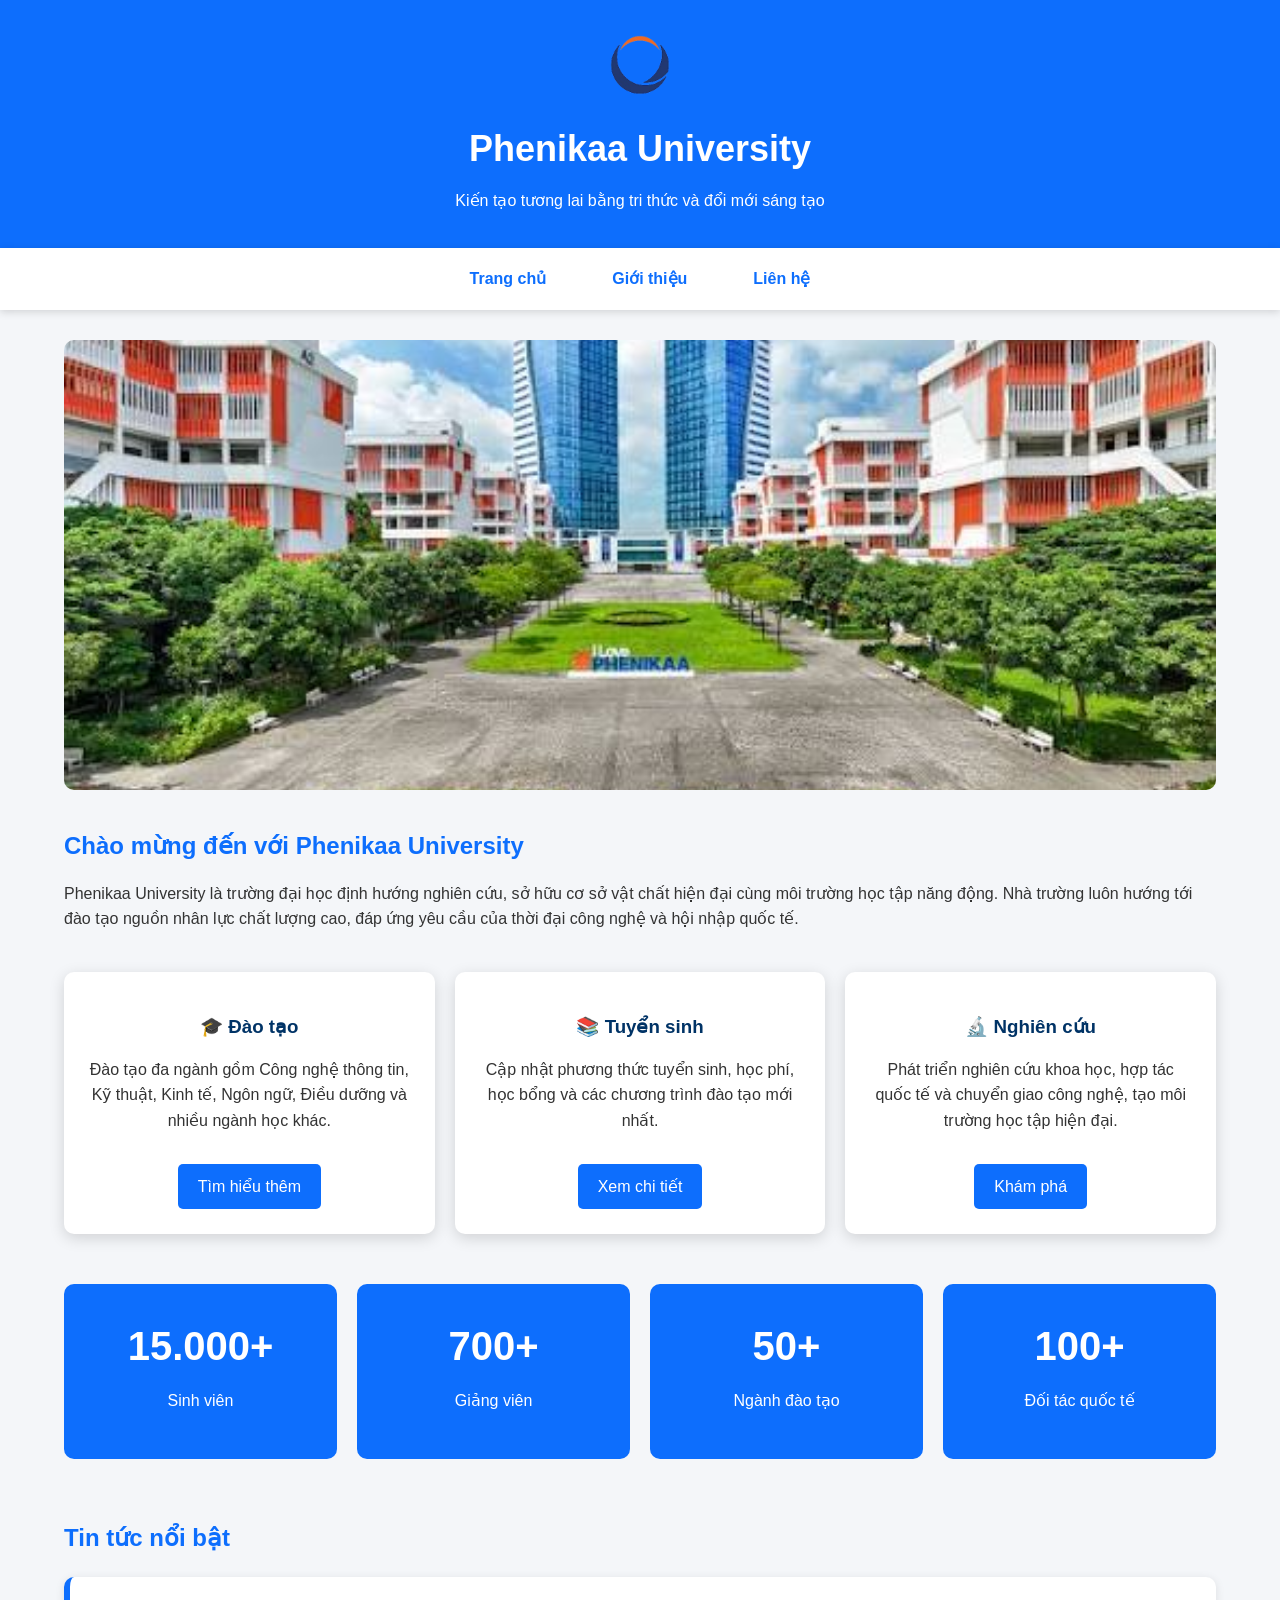
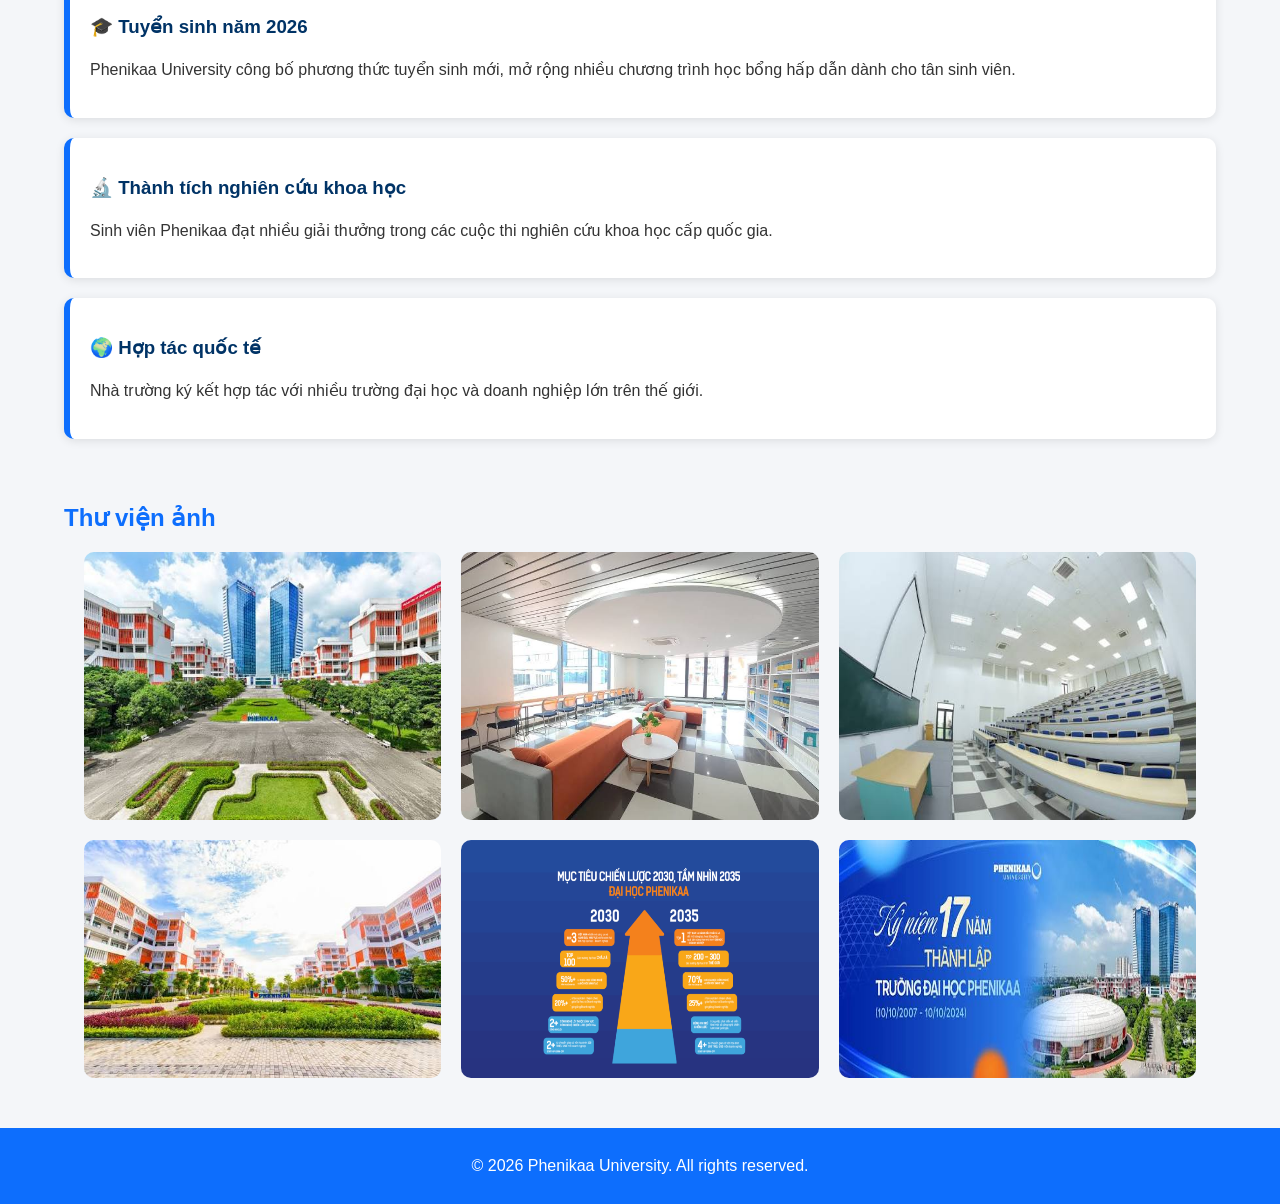
<file: index.html>
<!DOCTYPE html>
<html lang="vi">

<head>
    <meta charset="UTF-8">
    <meta name="viewport" content="width=device-width, initial-scale=1.0">
    <title>Phenikaa University</title>
    <link rel="stylesheet" href="style.css">
</head>

<body>

    
    <header>
        <img src="images/logo.png" alt="Logo Phenikaa">
        <h1>Phenikaa University</h1>
        <p>Kiến tạo tương lai bằng tri thức và đổi mới sáng tạo</p>
    </header>

  
    <nav>
        <ul>
            <li><a href="index.html">Trang chủ</a></li>
            <li><a href="about.html">Giới thiệu</a></li>
            <li><a href="contact.html">Liên hệ</a></li>
        </ul>
    </nav>

  
    <main>

        <section class="banner">
            <img src="images/campus.jpg" alt="Phenikaa University">
        </section>

        <section class="welcome">

            <h2>Chào mừng đến với Phenikaa University</h2>

            <p>
                Phenikaa University là trường đại học định hướng nghiên cứu,
                sở hữu cơ sở vật chất hiện đại cùng môi trường học tập năng động.
                Nhà trường luôn hướng tới đào tạo nguồn nhân lực chất lượng cao,
                đáp ứng yêu cầu của thời đại công nghệ và hội nhập quốc tế.
            </p>

        </section>

        <!-- Card -->
        <section class="cards">

            <div class="card">
                <h3>🎓 Đào tạo</h3>

                <p>
                    Đào tạo đa ngành gồm Công nghệ thông tin,
                    Kỹ thuật, Kinh tế, Ngôn ngữ,
                    Điều dưỡng và nhiều ngành học khác.
                </p>

                <a href="about.html">Tìm hiểu thêm</a>

            </div>

            <div class="card">

                <h3>📚 Tuyển sinh</h3>

                <p>
                    Cập nhật phương thức tuyển sinh,
                    học phí,
                    học bổng và các chương trình đào tạo mới nhất.
                </p>

                <a href="contact.html">Xem chi tiết</a>

            </div>

            <div class="card">

                <h3>🔬 Nghiên cứu</h3>

                <p>
                    Phát triển nghiên cứu khoa học,
                    hợp tác quốc tế và chuyển giao công nghệ,
                    tạo môi trường học tập hiện đại.
                </p>

                <a href="about.html">Khám phá</a>

            </div>

        </section>


        <section class="stats">

            <div class="stat-box">

                <h2>15.000+</h2>

                <p>Sinh viên</p>

            </div>

            <div class="stat-box">

                <h2>700+</h2>

                <p>Giảng viên</p>

            </div>

            <div class="stat-box">

                <h2>50+</h2>

                <p>Ngành đào tạo</p>

            </div>

            <div class="stat-box">

                <h2>100+</h2>

                <p>Đối tác quốc tế</p>

            </div>

        </section>

   

        <section class="news">

            <h2>Tin tức nổi bật</h2>

            <div class="news-box">

                <h3>🎓 Tuyển sinh năm 2026</h3>

                <p>
                    Phenikaa University công bố phương thức tuyển sinh mới,
                    mở rộng nhiều chương trình học bổng hấp dẫn dành cho tân sinh viên.
                </p>

            </div>

            <div class="news-box">

                <h3>🔬 Thành tích nghiên cứu khoa học</h3>

                <p>
                    Sinh viên Phenikaa đạt nhiều giải thưởng
                    trong các cuộc thi nghiên cứu khoa học cấp quốc gia.
                </p>

            </div>

            <div class="news-box">

                <h3>🌍 Hợp tác quốc tế</h3>

                <p>
                    Nhà trường ký kết hợp tác với nhiều trường đại học
                    và doanh nghiệp lớn trên thế giới.
                </p>

            </div>

        </section>

     

        <section class="gallery">

            <h2>Thư viện ảnh</h2>

            <div class="gallery-grid">

                <img src="images/campus.jpg" alt="Phenikaa">

                <img src="images/campus2.jpg" alt="Phenikaa">

                <img src="images/campus3.jpg" alt="Phenikaa">

                <img src="images/campus4.jpg" alt="Phenikaa">

                <img src="images/campus5.jpg" alt="Phenikaa">

                <img src="images/campus6.jpg" alt="Phenikaa">

            </div>

        </section>

    </main>

  

    <footer>

        <p>© 2026 Phenikaa University. All rights reserved.</p>

    </footer>

</body>

</html>
</file>
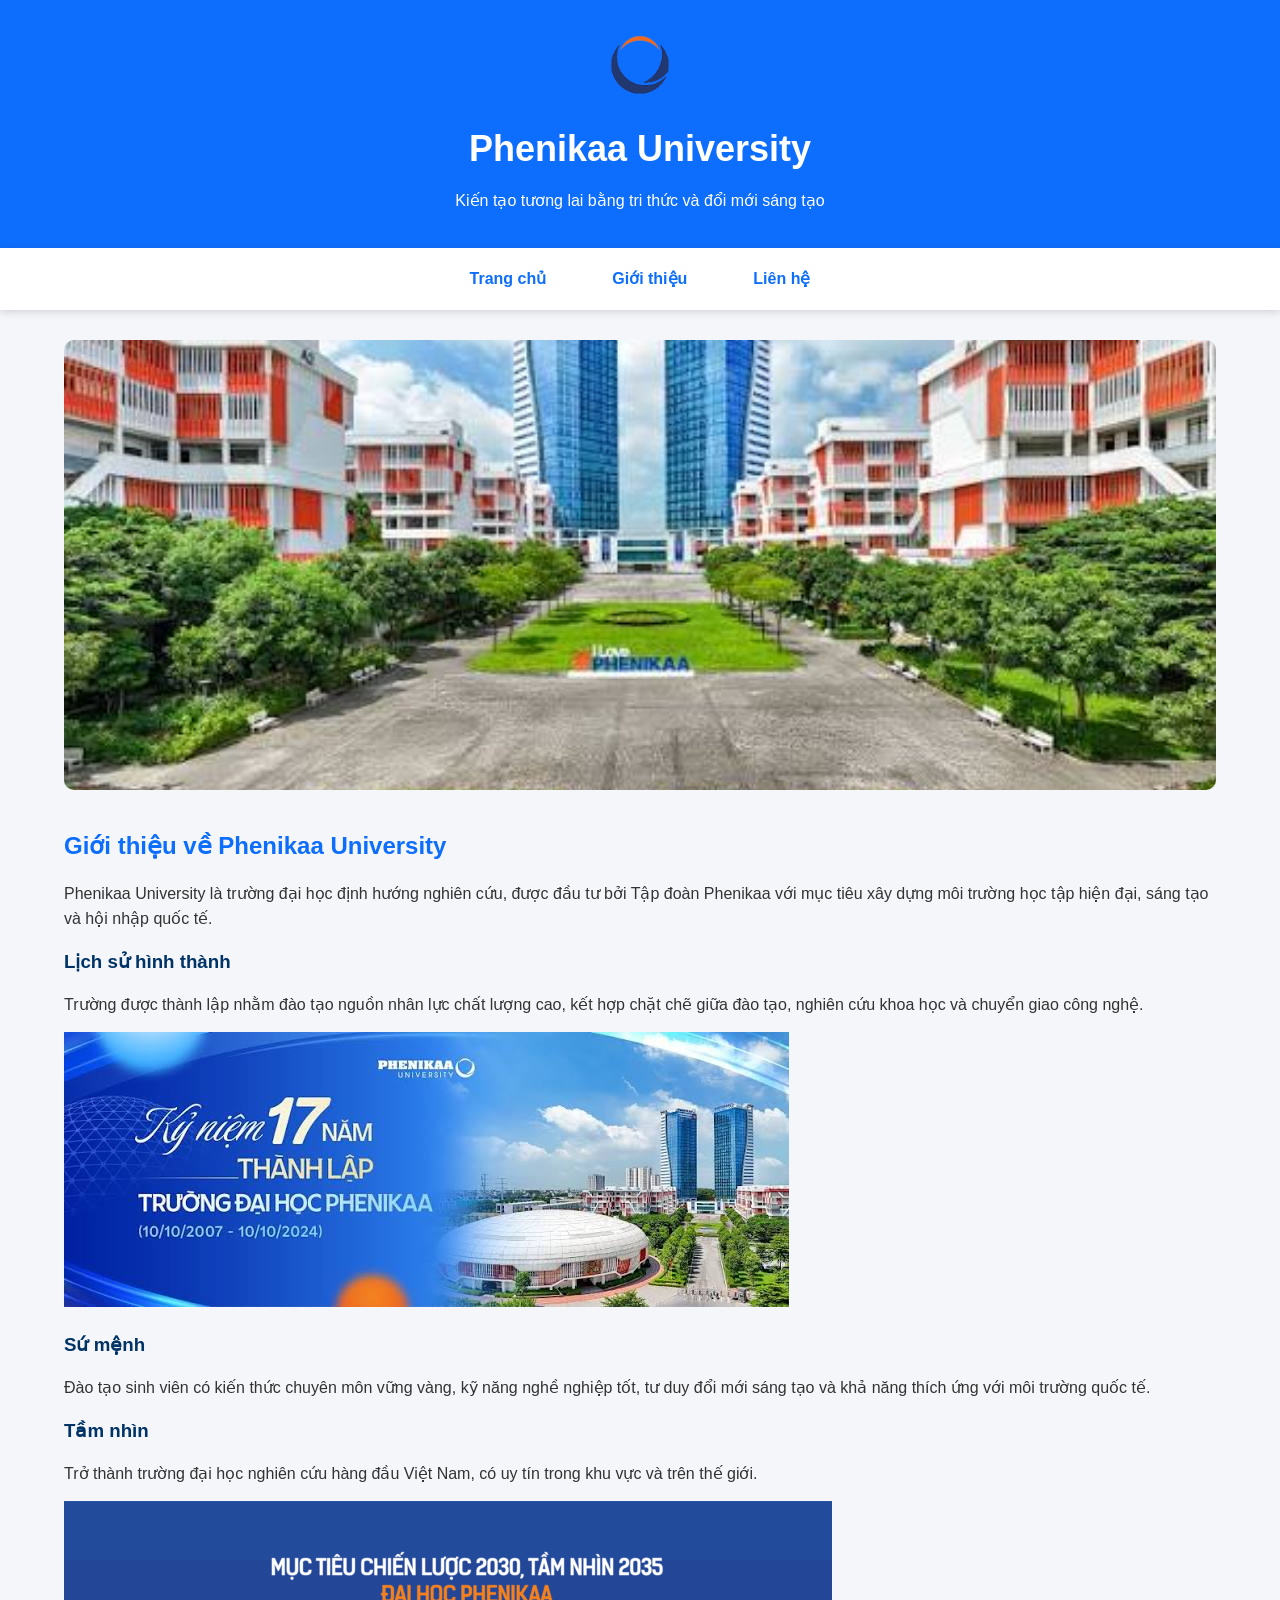
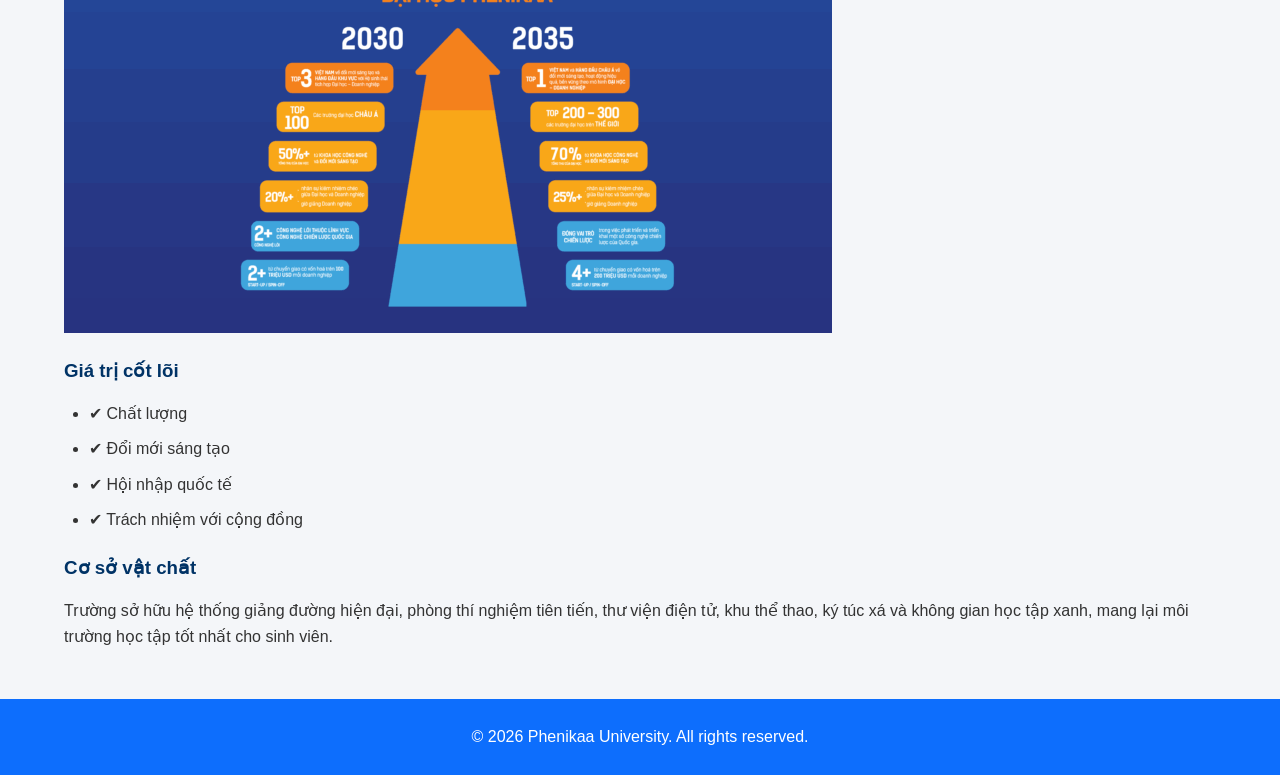
<file: about.html>
<!DOCTYPE html>
<html lang="vi">

<head>
    <meta charset="UTF-8">
    <meta name="viewport" content="width=device-width, initial-scale=1.0">
    <title>Giới thiệu - Phenikaa University</title>

    <link rel="stylesheet" href="style.css">
</head>

<body>


    <header>

        <img src="images/logo.png" alt="Logo Phenikaa">

        <h1>Phenikaa University</h1>

        <p>Kiến tạo tương lai bằng tri thức và đổi mới sáng tạo</p>

    </header>

  
    <nav>

        <ul>

            <li><a href="index.html">Trang chủ</a></li>

            <li><a href="about.html">Giới thiệu</a></li>

            <li><a href="contact.html">Liên hệ</a></li>

        </ul>

    </nav>

  
    <main>

  
        <section class="banner">

            <img src="images/campus.jpg" alt="Phenikaa University">

        </section>

        <h2>Giới thiệu về Phenikaa University</h2>

        <p>
            Phenikaa University là trường đại học định hướng nghiên cứu,
            được đầu tư bởi Tập đoàn Phenikaa với mục tiêu xây dựng
            môi trường học tập hiện đại, sáng tạo và hội nhập quốc tế.
        </p>

        <h3>Lịch sử hình thành</h3>

        <p>
            Trường được thành lập nhằm đào tạo nguồn nhân lực chất lượng cao,
            kết hợp chặt chẽ giữa đào tạo, nghiên cứu khoa học
            và chuyển giao công nghệ.
        </p>

        <img src="images/campus6.jpg" alt="Lịch sử hình thành">

        <h3>Sứ mệnh</h3>

        <p>
            Đào tạo sinh viên có kiến thức chuyên môn vững vàng,
            kỹ năng nghề nghiệp tốt,
            tư duy đổi mới sáng tạo
            và khả năng thích ứng với môi trường quốc tế.
        </p>

        <h3>Tầm nhìn</h3>

        <p>
            Trở thành trường đại học nghiên cứu hàng đầu Việt Nam,
            có uy tín trong khu vực và trên thế giới.
        </p>

        <img src="images/campus5.jpg" alt="Tầm nhìn">

        <h3>Giá trị cốt lõi</h3>

        <ul>

            <li>✔ Chất lượng</li>

            <li>✔ Đổi mới sáng tạo</li>

            <li>✔ Hội nhập quốc tế</li>

            <li>✔ Trách nhiệm với cộng đồng</li>

        </ul>

        <h3>Cơ sở vật chất</h3>

        <p>
            Trường sở hữu hệ thống giảng đường hiện đại,
            phòng thí nghiệm tiên tiến,
            thư viện điện tử,
            khu thể thao,
            ký túc xá và không gian học tập xanh,
            mang lại môi trường học tập tốt nhất cho sinh viên.
        </p>

    </main>

   
    <footer>

        <p>© 2026 Phenikaa University. All rights reserved.</p>

    </footer>

</body>

</html>
</file>
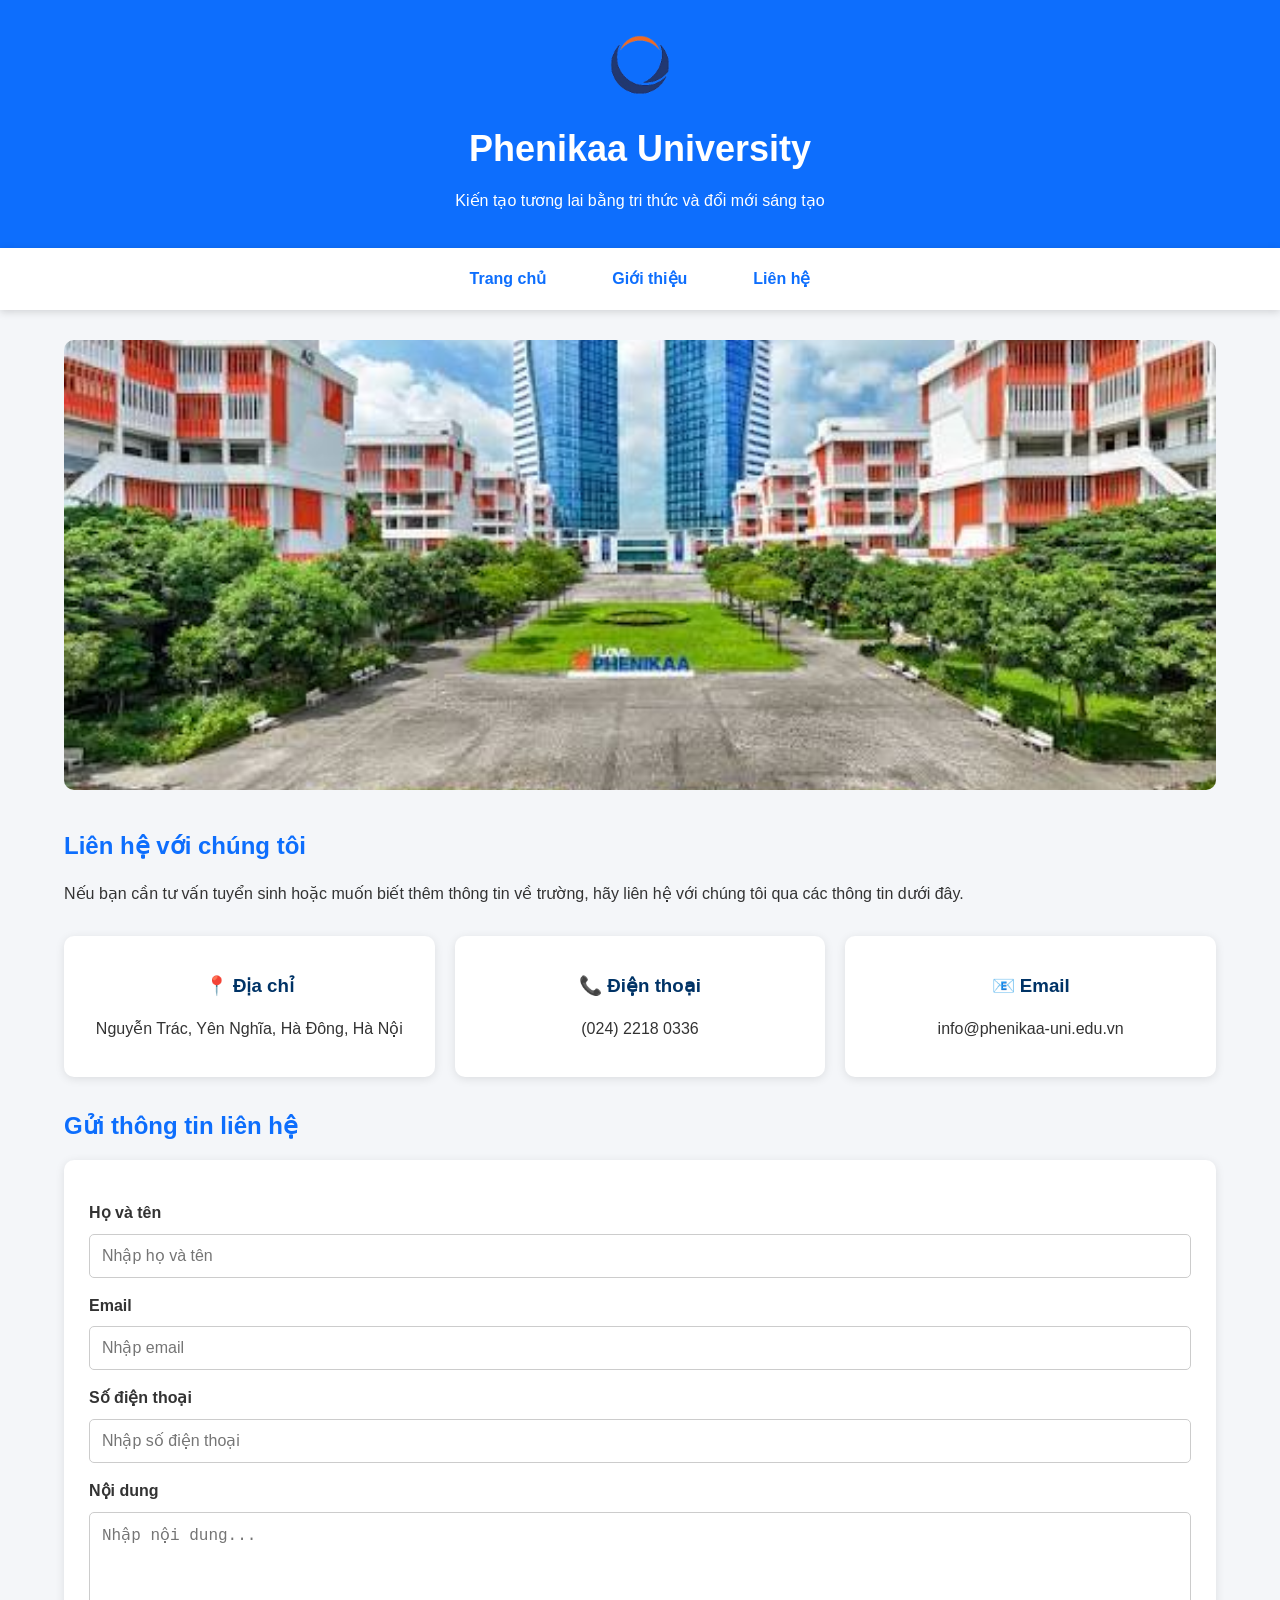
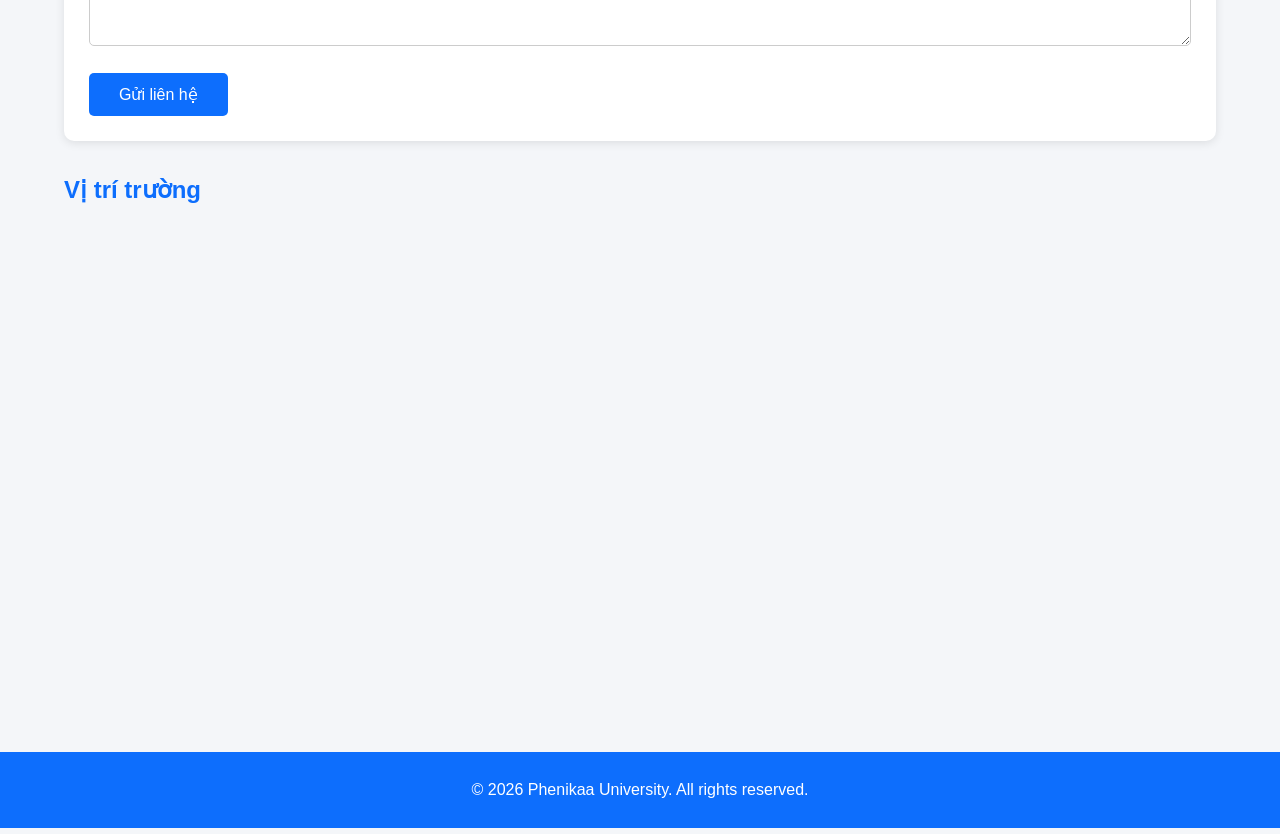
<file: contact.html>
<!DOCTYPE html>
<html lang="vi">

<head>
    <meta charset="UTF-8">
    <meta name="viewport" content="width=device-width, initial-scale=1.0">
    <title>Liên hệ - Phenikaa University</title>

    <link rel="stylesheet" href="style.css">
</head>

<body>

 
    <header>

        <img src="images/logo.png" alt="Logo Phenikaa">

        <h1>Phenikaa University</h1>

        <p>Kiến tạo tương lai bằng tri thức và đổi mới sáng tạo</p>

    </header>

  

    <nav>

        <ul>

            <li><a href="index.html">Trang chủ</a></li>

            <li><a href="about.html">Giới thiệu</a></li>

            <li><a href="contact.html">Liên hệ</a></li>

        </ul>

    </nav>



    <main>

        <section class="banner">

            <img src="images/campus.jpg" alt="Phenikaa University">

        </section>

        <h2>Liên hệ với chúng tôi</h2>

        <p>
            Nếu bạn cần tư vấn tuyển sinh hoặc muốn biết thêm thông tin về trường,
            hãy liên hệ với chúng tôi qua các thông tin dưới đây.
        </p>

       

        <section class="contact-info">

            <div class="info-box">

                <h3>📍 Địa chỉ</h3>

                <p>
                    Nguyễn Trác, Yên Nghĩa,
                    Hà Đông, Hà Nội
                </p>

            </div>

            <div class="info-box">

                <h3>📞 Điện thoại</h3>

                <p>
                    (024) 2218 0336
                </p>

            </div>

            <div class="info-box">

                <h3>📧 Email</h3>

                <p>
                    info@phenikaa-uni.edu.vn
                </p>

            </div>

        </section>

   

        <h2>Gửi thông tin liên hệ</h2>

        <form>

            <label>Họ và tên</label>

            <input type="text" placeholder="Nhập họ và tên">

            <label>Email</label>

            <input type="email" placeholder="Nhập email">

            <label>Số điện thoại</label>

            <input type="text" placeholder="Nhập số điện thoại">

            <label>Nội dung</label>

            <textarea rows="6" placeholder="Nhập nội dung..."></textarea>

            <button type="submit">Gửi liên hệ</button>

        </form>

       

        <h2>Vị trí trường</h2>

        <iframe
            src="https://www.google.com/maps?q=Phenikaa+University&output=embed"
            width="100%"
            height="450"
            style="border:0; border-radius:10px;"
            loading="lazy">
        </iframe>

    </main>

    

    <footer>

        <p>© 2026 Phenikaa University. All rights reserved.</p>

    </footer>

</body>

</html>
</file>
<file: style.css>
*{
    margin:0;
    padding:0;
    box-sizing:border-box;
}

body{
    font-family:Arial, Helvetica, sans-serif;
    background:#f4f6f9;
    color:#333;
    line-height:1.6;
}


header{
    background:#0D6EFD;
    color:white;
    text-align:center;
    padding:20px;
}

header img{
    width:90px;
    display:block;
    margin:0 auto 10px;
}

header h1{
    font-size:36px;
}

header p{
    margin-top:10px;
    color:white;
}


nav{
    background:white;
    box-shadow:0 2px 8px rgba(0,0,0,0.15);
}

nav ul{
    list-style:none;
    display:flex;
    justify-content:center;
}

nav li{
    margin:0 15px;
}

nav a{
    display:block;
    padding:18px;
    text-decoration:none;
    color:#0D6EFD;
    font-weight:bold;
    transition:.3s;
}

nav a:hover{
    background:#0D6EFD;
    color:white;
}


main{
    width:90%;
    max-width:1200px;
    margin:30px auto;
}


.banner img{
    width:100%;
    height:450px;
    object-fit:cover;
    border-radius:10px;
}


h2{
    color:#0D6EFD;
    margin:30px 0 15px;
}

h3{
    color:#003366;
    margin:15px 0;
}

p{
    margin-bottom:15px;
}


.cards{
    display:flex;
    gap:20px;
    margin-top:40px;
    flex-wrap:wrap;
}

.card{
    flex:1;
    min-width:280px;
    background:white;
    border-radius:10px;
    padding:25px;
    text-align:center;
    box-shadow:0 4px 15px rgba(0,0,0,.15);
    transition:.3s;
}

.card:hover{
    transform:translateY(-10px);
}

.card a{
    display:inline-block;
    margin-top:15px;
    padding:10px 20px;
    background:#0D6EFD;
    color:white;
    text-decoration:none;
    border-radius:5px;
}

.card a:hover{
    background:#003366;
}


.stats{
    display:flex;
    justify-content:space-between;
    gap:20px;
    margin-top:50px;
    flex-wrap:wrap;
}

.stat-box{
    flex:1;
    min-width:220px;
    background:#0D6EFD;
    color:white;
    text-align:center;
    padding:30px;
    border-radius:10px;
}

.stat-box h2{
    color:white;
    margin:0;
    font-size:40px;
}

.stat-box p{
    margin-top:10px;
}


.news{
    margin-top:60px;
}

.news-box{
    background:white;
    padding:20px;
    margin:20px 0;
    border-left:6px solid #0D6EFD;
    border-radius:10px;
    box-shadow:0 2px 10px rgba(0,0,0,.1);
}



.gallery{
    margin-top:60px;
}

.gallery-grid{
    display:flex;
    gap:20px;
    flex-wrap:wrap;
    justify-content:center;
}

.gallery-grid img{
    width:31%;
    border-radius:10px;
    transition:.3s;
    cursor:pointer;
}

.gallery-grid img:hover{
    transform:scale(1.05);
}


main ul{
    margin-left:25px;
    margin-bottom:20px;
}

main ul li{
    margin-bottom:10px;
}

.contact-info{
    display:flex;
    gap:20px;
    margin:30px 0;
    flex-wrap:wrap;
}

.info-box{
    flex:1;
    min-width:250px;
    background:white;
    padding:20px;
    text-align:center;
    border-radius:10px;
    box-shadow:0 2px 10px rgba(0,0,0,.1);
}



form{
    background:white;
    padding:25px;
    border-radius:10px;
    box-shadow:0 2px 10px rgba(0,0,0,.1);
}

label{
    display:block;
    margin-top:15px;
    font-weight:bold;
}

input,
textarea{
    width:100%;
    padding:12px;
    margin-top:8px;
    border:1px solid #ccc;
    border-radius:5px;
    font-size:16px;
}

button{
    margin-top:20px;
    background:#0D6EFD;
    color:white;
    padding:12px 30px;
    border:none;
    border-radius:5px;
    cursor:pointer;
    font-size:16px;
}

button:hover{
    background:#003366;
}

iframe{
    margin-top:20px;
    border-radius:10px;
}


footer{
    margin-top:50px;
    background:#0D6EFD;
    color:white;
    text-align:center;
    padding:25px;
}

footer p{
    margin:0;
}



@media(max-width:768px){

nav ul{
    flex-direction:column;
}

.cards{
    flex-direction:column;
}

.stats{
    flex-direction:column;
}

.contact-info{
    flex-direction:column;
}

.gallery-grid img{
    width:100%;
}

.banner img{
    height:250px;
}

header h1{
    font-size:28px;
}

}
</file>
